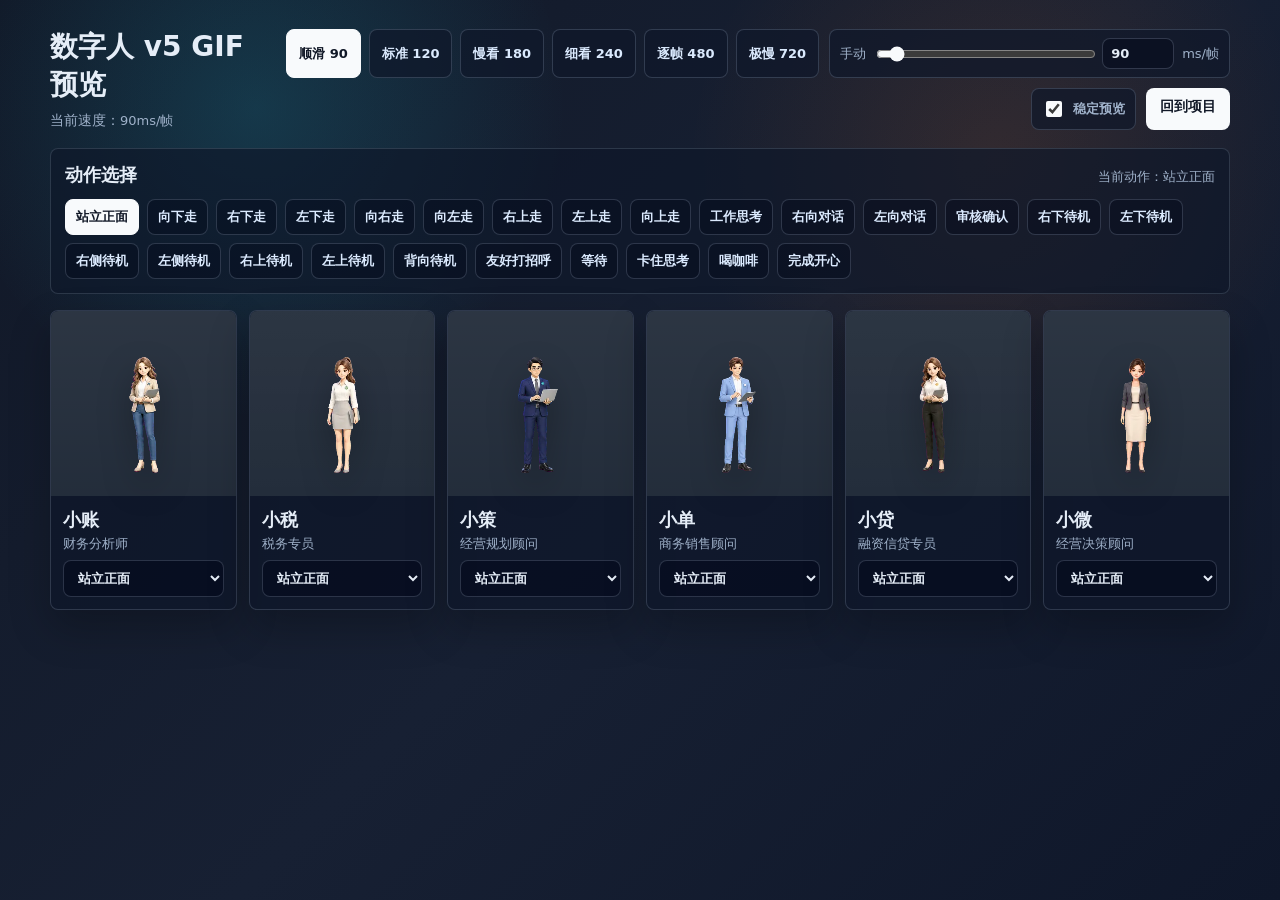
<file: gif-preview.html>
<!doctype html>
<html lang="zh-CN">
  <head>
    <meta charset="UTF-8" />
    <meta name="viewport" content="width=device-width, initial-scale=1.0" />
    <title>数字人 v5 GIF 预览</title>
    <style>
      * {
        box-sizing: border-box;
      }

      body {
        margin: 0;
        min-height: 100vh;
        color: #e5edf7;
        font-family:
          Inter,
          "PingFang SC",
          "Microsoft YaHei",
          system-ui,
          sans-serif;
        background:
          radial-gradient(circle at 20% 12%, rgba(34, 211, 238, 0.16), transparent 24%),
          radial-gradient(circle at 78% 18%, rgba(249, 115, 22, 0.12), transparent 25%),
          linear-gradient(135deg, #111827, #172033 52%, #0f172a);
      }

      main {
        width: min(1180px, calc(100vw - 40px));
        margin: 0 auto;
        padding: 28px 0;
      }

      header {
        display: flex;
        align-items: end;
        justify-content: space-between;
        gap: 18px;
        margin-bottom: 18px;
      }

      h1,
      p {
        margin: 0;
      }

      h1 {
        font-size: 28px;
        letter-spacing: 0;
      }

      header p {
        margin-top: 8px;
        color: #9fb1c9;
        font-size: 14px;
      }

      a {
        flex: 0 0 auto;
        color: #111827;
        text-decoration: none;
        font-size: 14px;
        font-weight: 800;
        padding: 10px 14px;
        border-radius: 8px;
        background: #f8fafc;
      }

      .actions {
        display: flex;
        flex-wrap: wrap;
        justify-content: flex-end;
        gap: 10px;
      }

      .speed-controls {
        display: flex;
        flex-wrap: wrap;
        justify-content: flex-end;
        gap: 8px;
      }

      .speed-button {
        color: #dbeafe;
        font: inherit;
        font-size: 13px;
        font-weight: 800;
        padding: 10px 12px;
        border: 1px solid rgba(148, 163, 184, 0.26);
        border-radius: 8px;
        background: rgba(15, 23, 42, 0.7);
        cursor: pointer;
      }

      .speed-button.is-active {
        color: #111827;
        border-color: #f8fafc;
        background: #f8fafc;
      }

      .motion-panel {
        display: grid;
        gap: 12px;
        margin-bottom: 16px;
        padding: 14px;
        border: 1px solid rgba(148, 163, 184, 0.22);
        border-radius: 8px;
        background: rgba(15, 23, 42, 0.66);
      }

      .motion-heading {
        display: flex;
        align-items: baseline;
        justify-content: space-between;
        gap: 12px;
      }

      .motion-buttons {
        display: flex;
        flex-wrap: wrap;
        gap: 8px;
      }

      .motion-button {
        color: #dbeafe;
        font: inherit;
        font-size: 13px;
        font-weight: 800;
        padding: 8px 10px;
        border: 1px solid rgba(148, 163, 184, 0.26);
        border-radius: 8px;
        background: rgba(2, 6, 23, 0.36);
        cursor: pointer;
      }

      .motion-button.is-active {
        color: #111827;
        border-color: #f8fafc;
        background: #f8fafc;
      }

      .grid {
        display: grid;
        grid-template-columns: repeat(auto-fit, minmax(180px, 1fr));
        gap: 12px;
      }

      .card {
        overflow: hidden;
        border: 1px solid rgba(148, 163, 184, 0.24);
        border-radius: 8px;
        background: rgba(15, 23, 42, 0.72);
        box-shadow: 0 18px 42px rgba(0, 0, 0, 0.24);
      }

      .stage {
        display: grid;
        place-items: center;
        aspect-ratio: 1;
        padding: 10px;
        background:
          linear-gradient(180deg, rgba(255, 255, 255, 0.06), rgba(255, 255, 255, 0.02)),
          #1f2937;
      }

      canvas {
        width: 100%;
        height: 100%;
        filter: drop-shadow(0 14px 16px rgba(0, 0, 0, 0.28));
      }

      .custom-speed {
        display: grid;
        grid-template-columns: auto minmax(150px, 220px) 72px auto;
        align-items: center;
        gap: 8px;
        padding: 8px 10px;
        border: 1px solid rgba(148, 163, 184, 0.26);
        border-radius: 8px;
        background: rgba(15, 23, 42, 0.7);
      }

      .custom-speed input[type="range"] {
        width: 100%;
        accent-color: #f8fafc;
      }

      .custom-speed input[type="number"] {
        width: 72px;
        color: #e5edf7;
        font: inherit;
        font-size: 13px;
        font-weight: 800;
        padding: 7px 8px;
        border: 1px solid rgba(148, 163, 184, 0.28);
        border-radius: 8px;
        background: rgba(2, 6, 23, 0.42);
      }

      .smooth-toggle {
        display: inline-flex;
        align-items: center;
        gap: 8px;
        color: #dbeafe;
        font-size: 13px;
        font-weight: 800;
        padding: 9px 10px;
        border: 1px solid rgba(148, 163, 184, 0.26);
        border-radius: 8px;
        background: rgba(15, 23, 42, 0.7);
      }

      .smooth-toggle input {
        width: 16px;
        height: 16px;
        accent-color: #f8fafc;
      }

      .meta {
        display: grid;
        gap: 8px;
        padding: 12px;
      }

      strong {
        font-size: 18px;
      }

      span {
        color: #9fb1c9;
        font-size: 13px;
        line-height: 1.35;
      }

      .card-title {
        display: grid;
        gap: 3px;
      }

      .action-select {
        width: 100%;
        min-width: 0;
        color: #e5edf7;
        font: inherit;
        font-size: 13px;
        font-weight: 800;
        padding: 9px 10px;
        border: 1px solid rgba(148, 163, 184, 0.26);
        border-radius: 8px;
        background: rgba(2, 6, 23, 0.48);
      }

      @media (max-width: 980px) {
        .grid {
          grid-template-columns: repeat(2, minmax(0, 1fr));
        }
      }

      @media (max-width: 560px) {
        main {
          width: min(100vw - 24px, 420px);
          padding: 18px 0;
        }

        header {
          display: grid;
          align-items: start;
        }

        .grid {
          grid-template-columns: 1fr;
        }
      }
    </style>
  </head>
  <body>
    <main>
      <header>
        <div>
          <h1>数字人 v5 GIF 预览</h1>
          <p>当前速度：<span id="current-speed">90ms/帧</span></p>
        </div>
        <div class="actions">
          <div class="speed-controls" aria-label="速度选择">
            <button class="speed-button is-active" type="button" data-duration="90">顺滑 90</button>
            <button class="speed-button" type="button" data-duration="120">标准 120</button>
            <button class="speed-button" type="button" data-duration="180">慢看 180</button>
            <button class="speed-button" type="button" data-duration="240">细看 240</button>
            <button class="speed-button" type="button" data-duration="480">逐帧 480</button>
            <button class="speed-button" type="button" data-duration="720">极慢 720</button>
          </div>
          <label class="custom-speed">
            <span>手动</span>
            <input id="speed-range" type="range" min="30" max="1000" step="10" value="90" />
            <input id="speed-number" type="number" min="30" max="1000" step="10" value="90" />
            <span>ms/帧</span>
          </label>
          <label class="smooth-toggle">
            <input id="smooth-toggle" type="checkbox" checked />
            <span>稳定预览</span>
          </label>
          <a href="/">回到项目</a>
        </div>
      </header>
      <section class="motion-panel" aria-label="动作选择">
        <div class="motion-heading">
          <strong>动作选择</strong>
          <span>当前动作：<span id="current-action">站立正面</span></span>
        </div>
        <div id="action-buttons" class="motion-buttons"></div>
      </section>
      <section class="grid" aria-label="数字人 GIF 预览">
        <article class="card">
          <div class="stage">
            <canvas data-agent="agent-orchestrator" width="384" height="384" aria-label="小账动作预览"></canvas>
          </div>
          <div class="meta">
            <div class="card-title">
              <strong>小账</strong>
              <span>财务分析师</span>
            </div>
            <select class="action-select" data-agent-control="agent-orchestrator" aria-label="小账动作选择"></select>
          </div>
        </article>
        <article class="card">
          <div class="stage">
            <canvas data-agent="agent-researcher" width="384" height="384" aria-label="小税动作预览"></canvas>
          </div>
          <div class="meta">
            <div class="card-title">
              <strong>小税</strong>
              <span>税务专员</span>
            </div>
            <select class="action-select" data-agent-control="agent-researcher" aria-label="小税动作选择"></select>
          </div>
        </article>
        <article class="card">
          <div class="stage">
            <canvas data-agent="agent-tool" width="384" height="384" aria-label="小策动作预览"></canvas>
          </div>
          <div class="meta">
            <div class="card-title">
              <strong>小策</strong>
              <span>经营规划顾问</span>
            </div>
            <select class="action-select" data-agent-control="agent-tool" aria-label="小策动作选择"></select>
          </div>
        </article>
        <article class="card">
          <div class="stage">
            <canvas data-agent="agent-writer" width="384" height="384" aria-label="小单动作预览"></canvas>
          </div>
          <div class="meta">
            <div class="card-title">
              <strong>小单</strong>
              <span>商务销售顾问</span>
            </div>
            <select class="action-select" data-agent-control="agent-writer" aria-label="小单动作选择"></select>
          </div>
        </article>
        <article class="card">
          <div class="stage">
            <canvas data-agent="agent-reviewer" width="384" height="384" aria-label="小贷动作预览"></canvas>
          </div>
          <div class="meta">
            <div class="card-title">
              <strong>小贷</strong>
              <span>融资信贷专员</span>
            </div>
            <select class="action-select" data-agent-control="agent-reviewer" aria-label="小贷动作选择"></select>
          </div>
        </article>
        <article class="card">
          <div class="stage">
            <canvas data-agent="agent-xiaowei" width="384" height="384" aria-label="小微动作预览"></canvas>
          </div>
          <div class="meta">
            <div class="card-title">
              <strong>小微</strong>
              <span>经营决策顾问</span>
            </div>
            <select class="action-select" data-agent-control="agent-xiaowei" aria-label="小微动作选择"></select>
          </div>
        </article>
      </section>
    </main>
    <script>
      const currentSpeed = document.querySelector("#current-speed");
      const currentAction = document.querySelector("#current-action");
      const actionButtons = document.querySelector("#action-buttons");
      const buttons = Array.from(document.querySelectorAll(".speed-button"));
      const speedRange = document.querySelector("#speed-range");
      const speedNumber = document.querySelector("#speed-number");
      const smoothToggle = document.querySelector("#smooth-toggle");
      const canvases = Array.from(document.querySelectorAll("canvas[data-agent]"));
      const actionSelects = Array.from(document.querySelectorAll(".action-select"));
      const frameSize = 384;
      const actionOptions = [
        { key: "stand", label: "站立正面", row: 0 },
        { key: "walk-down", label: "向下走", row: 1 },
        { key: "walk-down-right", label: "右下走", row: 2 },
        { key: "walk-down-left", label: "左下走", row: 2, flip: true },
        { key: "walk-right", label: "向右走", row: 3 },
        { key: "walk-left", label: "向左走", row: 3, flip: true },
        { key: "walk-up-right", label: "右上走", row: 4 },
        { key: "walk-up-left", label: "左上走", row: 4, flip: true },
        { key: "walk-up", label: "向上走", row: 5 },
        { key: "work", label: "工作思考", row: 6 },
        { key: "talk-right", label: "右向对话", row: 7 },
        { key: "talk-left", label: "左向对话", row: 7, flip: true },
        { key: "review", label: "审核确认", row: 8 },
        { key: "idle-down-right", label: "右下待机", row: 9 },
        { key: "idle-down-left", label: "左下待机", row: 9, flip: true },
        { key: "idle-right", label: "右侧待机", row: 10 },
        { key: "idle-left", label: "左侧待机", row: 10, flip: true },
        { key: "idle-up-right", label: "右上待机", row: 11 },
        { key: "idle-up-left", label: "左上待机", row: 11, flip: true },
        { key: "idle-up", label: "背向待机", row: 12 },
        { key: "greeting", label: "友好打招呼", row: 13 },
        { key: "waiting", label: "等待", row: 14 },
        { key: "blocked", label: "卡住思考", row: 15 },
        { key: "coffee", label: "喝咖啡", row: 16 },
        { key: "done", label: "完成开心", row: 17 },
      ];
      const actionMap = new Map(actionOptions.map((option) => [option.key, option]));
      const sheetVersionByAgent = new Map([["agent-xiaowei", "v6"]]);
      const sheets = new Map();
      let duration = 90;
      let selectedActionKey = "stand";
      let smoothEnabled = true;
      let frameIndex = 0;
      let lastTick = performance.now();

      function assetUrl(path) {
        const normalized = path.replace(/^\/+/, "");
        return location.protocol === "file:" ? normalized : `/${normalized}`;
      }

      function clampDuration(value) {
        const numeric = Number(value);
        if (!Number.isFinite(numeric)) {
          return 90;
        }
        return Math.max(30, Math.min(1000, Math.round(numeric / 10) * 10));
      }

      function replaceAddress() {
        const params = new URLSearchParams();
        params.set("duration", String(duration));
        params.set("action", selectedActionKey);
        params.set("smooth", smoothEnabled ? "1" : "0");
        history.replaceState(null, "", `?${params.toString()}`);
      }

      function setDuration(value, updateAddress = true) {
        duration = clampDuration(value);
        buttons.forEach((button) => {
          const active = Number(button.dataset.duration) === duration;
          button.classList.toggle("is-active", active);
          button.setAttribute("aria-pressed", String(active));
        });
        currentSpeed.textContent = `${duration}ms/帧`;
        speedRange.value = String(duration);
        speedNumber.value = String(duration);
        if (updateAddress) {
          replaceAddress();
        }
      }

      function getAction(key) {
        return actionMap.get(key) ?? actionMap.get("stand");
      }

      function setCanvasAction(canvas, key) {
        const action = getAction(key);
        canvas.dataset.action = action.key;
        const select = document.querySelector(`[data-agent-control="${canvas.dataset.agent}"]`);
        if (select) {
          select.value = action.key;
        }
        drawCanvas(canvas);
      }

      function setGlobalAction(key, updateAddress = true) {
        const action = getAction(key);
        selectedActionKey = action.key;
        currentAction.textContent = action.label;
        document.querySelectorAll(".motion-button").forEach((button) => {
          const active = button.dataset.action === action.key;
          button.classList.toggle("is-active", active);
          button.setAttribute("aria-pressed", String(active));
        });
        canvases.forEach((canvas) => setCanvasAction(canvas, action.key));
        frameIndex = 0;
        lastTick = performance.now();
        if (updateAddress) {
          replaceAddress();
        }
      }

      function setSmoothEnabled(value, updateAddress = true) {
        smoothEnabled = Boolean(value);
        smoothToggle.checked = smoothEnabled;
        canvases.forEach((canvas) => drawCanvas(canvas));
        if (updateAddress) {
          replaceAddress();
        }
      }

      function drawSheetFrame(context, image, action, sourceCol, alpha) {
        context.save();
        context.globalAlpha = alpha;
        if (action.flip) {
          context.translate(frameSize, 0);
          context.scale(-1, 1);
        }
        context.drawImage(
          image,
          sourceCol * frameSize,
          action.row * frameSize,
          frameSize,
          frameSize,
          0,
          0,
          frameSize,
          frameSize
        );
        context.restore();
      }

      function drawCanvas(canvas, progress = 0) {
        const image = sheets.get(canvas.dataset.agent);
        if (!image || !image.complete) {
          return;
        }
        const context = canvas.getContext("2d");
        const action = getAction(canvas.dataset.action);
        const sourceCol = frameIndex % 8;
        context.clearRect(0, 0, frameSize, frameSize);
        context.imageSmoothingEnabled = true;
        context.imageSmoothingQuality = "high";
        drawSheetFrame(context, image, action, sourceCol, 1);
      }

      function tick(now) {
        while (now - lastTick >= duration) {
          frameIndex = (frameIndex + 1) % 8;
          lastTick += duration;
        }
        const progress = Math.max(0, Math.min(1, (now - lastTick) / duration));
        canvases.forEach((canvas) => drawCanvas(canvas, progress));
        requestAnimationFrame(tick);
      }

      actionOptions.forEach((action) => {
        const button = document.createElement("button");
        button.className = "motion-button";
        button.type = "button";
        button.dataset.action = action.key;
        button.textContent = action.label;
        button.addEventListener("click", () => setGlobalAction(action.key));
        actionButtons.append(button);
      });

      actionSelects.forEach((select) => {
        actionOptions.forEach((action) => {
          const option = document.createElement("option");
          option.value = action.key;
          option.textContent = action.label;
          select.append(option);
        });
        select.addEventListener("change", () => {
          const canvas = document.querySelector(`canvas[data-agent="${select.dataset.agentControl}"]`);
          if (canvas) {
            setCanvasAction(canvas, select.value);
          }
        });
      });

      canvases.forEach((canvas) => {
        canvas.dataset.action = selectedActionKey;
        const image = new Image();
        image.onload = () => drawCanvas(canvas);
        const sheetVersion = sheetVersionByAgent.get(canvas.dataset.agent) ?? "v5";
        image.src = assetUrl(`assets/ai-generated/agents/animations/${canvas.dataset.agent}-sheet-${sheetVersion}-full.webp`);
        sheets.set(canvas.dataset.agent, image);
      });

      const searchParams = new URLSearchParams(location.search);
      const durationFromQuery = searchParams.get("duration") ?? searchParams.get("speed");
      const actionFromQuery = searchParams.get("action");
      const smoothFromQuery = searchParams.get("smooth");
      const legacySpeedMap = { normal: 90, smoother: 90, standard: 120, slower: 180, slow: 240, "very-slow": 720 };
      setDuration(legacySpeedMap[durationFromQuery] ?? durationFromQuery ?? 90, false);
      setSmoothEnabled(smoothFromQuery !== "0", false);
      setGlobalAction(actionMap.has(actionFromQuery) ? actionFromQuery : "stand", false);
      replaceAddress();
      buttons.forEach((button) => button.addEventListener("click", () => setDuration(button.dataset.duration)));
      smoothToggle.addEventListener("change", () => setSmoothEnabled(smoothToggle.checked));
      speedRange.addEventListener("input", () => setDuration(speedRange.value));
      speedNumber.addEventListener("change", () => setDuration(speedNumber.value));
      speedNumber.addEventListener("input", () => {
        if (speedNumber.value === "") {
          return;
        }
        const nextDuration = clampDuration(speedNumber.value);
        currentSpeed.textContent = `${nextDuration}ms/帧`;
        if (Number(speedNumber.value) >= 30 && Number(speedNumber.value) <= 1000) {
          setDuration(speedNumber.value);
        }
      });
      requestAnimationFrame(tick);
    </script>
  </body>
</html>
</file>
